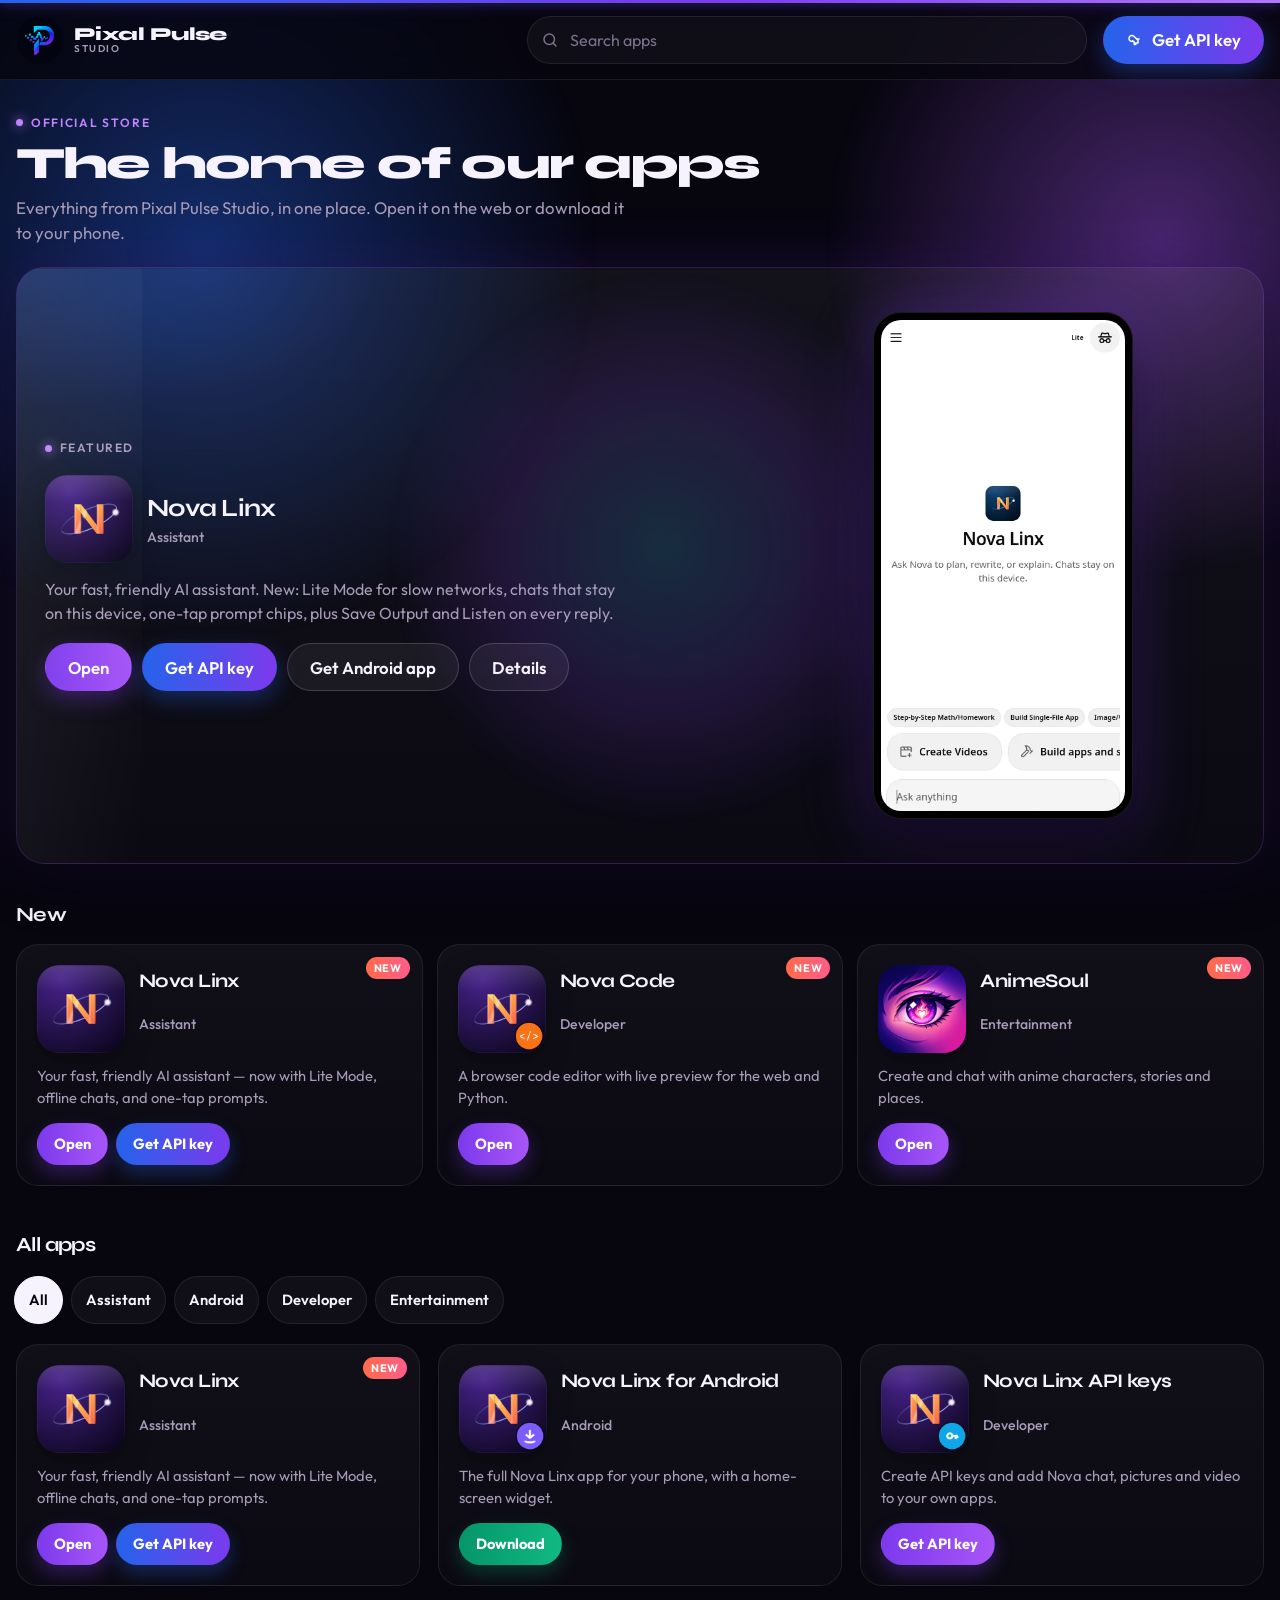
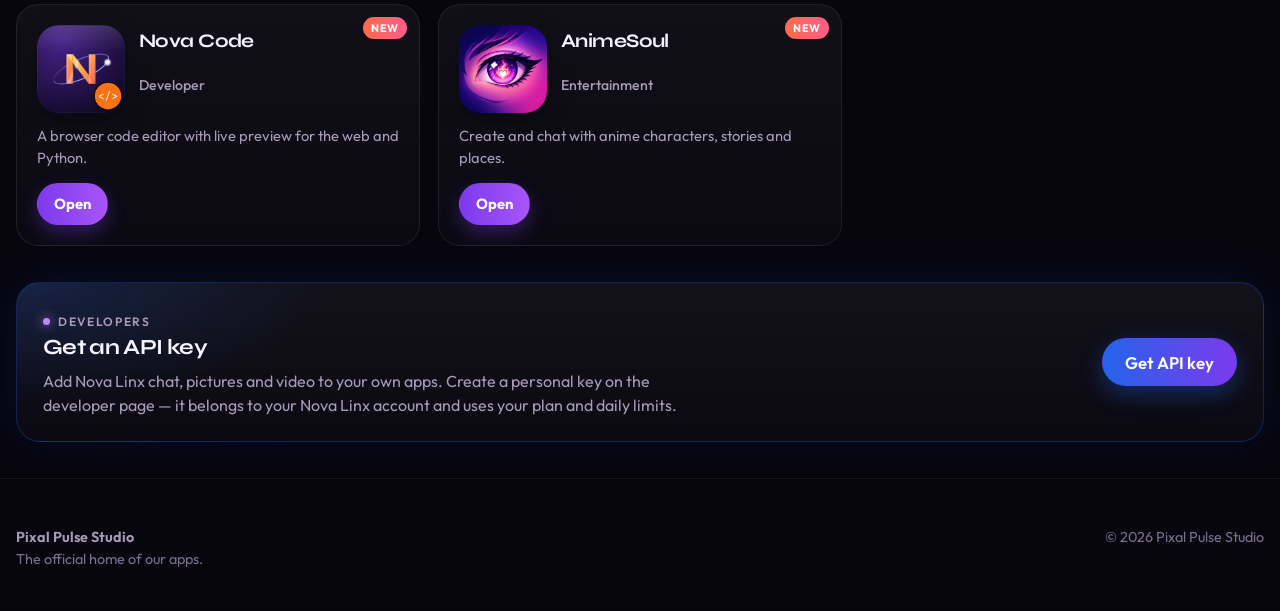
<file: index.html>
<!DOCTYPE html>
<html lang="en">
<head>
  <meta charset="utf-8">
  <script>document.documentElement.classList.add("js");</script>
  <meta name="viewport" content="width=device-width, initial-scale=1, viewport-fit=cover">
  <meta name="theme-color" content="#07060f">
  <meta name="color-scheme" content="dark">
  <meta name="description" content="Pixal Pulse Studio — the official home of Nova Linx, Nova Code, AnimeSoul and the rest of our apps. Browse, open or download them in one place.">
  <meta name="mobile-web-app-capable" content="yes">
  <meta name="apple-mobile-web-app-capable" content="yes">
  <meta name="apple-mobile-web-app-status-bar-style" content="black-translucent">
  <meta name="apple-mobile-web-app-title" content="Pixal Pulse">
  <title>Pixal Pulse Studio</title>
  <link rel="icon" href="favicon.ico?v=20261127a" sizes="any">
  <link rel="icon" type="image/png" sizes="32x32" href="favicon-32.png?v=20261127a">
  <link rel="apple-touch-icon" href="apple-touch-icon.png?v=20261127a">
  <link rel="manifest" href="manifest.json?v=20261127a">
  <meta property="og:type" content="website">
  <meta property="og:title" content="Pixal Pulse Studio">
  <meta property="og:description" content="The official app store for Pixal Pulse Studio. Open Nova Linx, Nova Code, AnimeSoul and more.">
  <meta property="og:image" content="img/og.jpg?v=20261127a">
  <meta name="twitter:card" content="summary_large_image">
  <meta name="twitter:title" content="Pixal Pulse Studio">
  <meta name="twitter:description" content="The official app store for Pixal Pulse Studio. Open Nova Linx, Nova Code, AnimeSoul and more.">
  <meta name="twitter:image" content="img/og.jpg?v=20261127a">
  <link rel="stylesheet" href="styles.css?v=20261127a">
</head>
<body>
  <div class="ambiance" aria-hidden="true">
    <span class="orb orb-a"></span>
    <span class="orb orb-b"></span>
    <span class="orb orb-c"></span>
  </div>
  <a class="skip" href="#catalog">Skip to apps</a>
  <header class="header">
    <div class="wrap">
      <a class="brand" href="./" aria-label="Pixal Pulse Studio home">
        <img src="icons/icon-192.png?v=20261127a" alt="" width="40" height="40">
        <span class="brand-name">Pixal Pulse<span>Studio</span></span>
      </a>
      <form class="search" role="search" action="#" onsubmit="return false">
        <svg viewBox="0 0 24 24" fill="none" stroke="currentColor" stroke-width="2" aria-hidden="true">
          <circle cx="11" cy="11" r="7"></circle>
          <path d="M20 20l-3.5-3.5" stroke-linecap="round"></path>
        </svg>
        <label class="visually-hidden" for="search" style="position:absolute;width:1px;height:1px;overflow:hidden;clip:rect(0,0,0,0)">Search apps</label>
        <input id="search" type="search" placeholder="Search apps" autocomplete="off" enterkeyhint="search">
      </form>
      <a class="btn btn-api header-api" href="https://lumenaiassistant.com/developers" target="_blank" rel="noopener noreferrer">
        <svg viewBox="0 0 24 24" fill="none" stroke="currentColor" stroke-width="2" aria-hidden="true">
          <path d="M8 14a4 4 0 1 1 3.2-6.4L16 12.4V16h-3v2h-2v-3.2L8.8 13A4 4 0 0 1 8 14Z" stroke-linejoin="round"></path>
          <path d="M15.5 10.5h2" stroke-linecap="round"></path>
        </svg>
        Get API key
      </a>
    </div>
  </header>

  <main>
    <section class="hero wrap" id="hero">
      <p class="kicker"><i></i> Official store</p>
      <h1>The home of our apps</h1>
      <p class="lede">Everything from Pixal Pulse Studio, in one place. Open it on the web or download it to your phone.</p>

      <article class="featured reveal" id="featured">
        <div class="feat-copy">
          <p class="kicker" style="letter-spacing:.12em"><i></i> Featured</p>
          <div class="feat-app">
            <img src="icons/apps/nova-linx.png" alt="" width="72" height="72">
            <div>
              <h2>Nova Linx</h2>
              <div class="cat">Assistant</div>
            </div>
          </div>
          <p>Your fast, friendly AI assistant. New: Lite Mode for slow networks, chats that stay on this device, one-tap prompt chips, plus Save Output and Listen on every reply.</p>
          <div class="actions">
            <a class="btn btn-primary" href="https://lumenaiassistant.com" target="_blank" rel="noopener noreferrer">Open</a>
            <a class="btn btn-api" href="https://lumenaiassistant.com/developers" target="_blank" rel="noopener noreferrer">Get API key</a>
            <a class="btn btn-ghost" href="https://lumenaiassistant.com/download/nova-linx.apk" target="_blank" rel="noopener noreferrer" download>Get Android app</a>
            <button class="btn btn-ghost" type="button" id="feat-details" data-id="nova-linx">Details</button>
          </div>
        </div>
        <figure class="device" aria-hidden="true">
          <img src="screenshots/nova-linx/phone-home.webp" alt="">
        </figure>
      </article>
    </section>

    <section class="section wrap" id="new-section">
      <div class="section-head">
        <h2>New</h2>
      </div>
      <div class="row" id="new-row" role="list"></div>
    </section>

    <section class="section wrap" id="catalog">
      <div class="section-head">
        <h2 id="result-count">All apps</h2>
      </div>
      <div class="chips" id="chips" role="toolbar" aria-label="Filter by category"></div>
      <div class="grid" id="grid" role="list"></div>
      <p class="empty" id="empty">No apps match that search. Try a different name or category.</p>
    </section>

    <section class="section wrap" id="developers">
      <article class="dev-card reveal">
        <div class="dev-copy">
          <p class="kicker"><i></i> Developers</p>
          <h2>Get an API key</h2>
          <p>Add Nova Linx chat, pictures and video to your own apps. Create a personal key on the developer page — it belongs to your Nova Linx account and uses your plan and daily limits.</p>
        </div>
        <a class="btn btn-api" href="https://lumenaiassistant.com/developers" target="_blank" rel="noopener noreferrer">Get API key</a>
      </article>
    </section>
  </main>

  <footer class="footer">
    <div class="wrap">
      <div><strong>Pixal Pulse Studio</strong><br>The official home of our apps.</div>
      <div>© 2026 Pixal Pulse Studio</div>
    </div>
  </footer>

  <div class="modal" id="modal" hidden>
    <button class="modal-backdrop" type="button" aria-label="Close details"></button>
    <div class="modal-sheet" id="modal-sheet" role="dialog" aria-modal="true" aria-labelledby="modal-title"></div>
  </div>
  <div class="lightbox" id="lightbox" hidden tabindex="-1" role="dialog" aria-modal="true" aria-label="Screenshot gallery"></div>

  <noscript>
    <style>
      .chips, .empty { display: none; }
      .grid, .row { display: block; padding: 16px; }
    </style>
    <div class="wrap" style="padding:16px 0 40px">
      <h2>All apps</h2>
      <ul>
        <li><a href="https://lumenaiassistant.com">Nova Linx</a> — AI assistant</li>
        <li><a href="https://lumenaiassistant.com/download/nova-linx.apk">Nova Linx for Android</a> — Download the APK</li>
        <li><a href="https://lumenaiassistant.com/developers">Nova Linx API keys</a></li>
        <li><a href="https://lumenaiassistant.com/novacode">Nova Code</a> — Browser code editor</li>
        <li><a href="https://animesoul.onrender.com">AnimeSoul</a> — Chat with anime characters</li>
      </ul>
    </div>
  </noscript>
  <script src="app.js?v=20261127a" defer></script>
</body>
</html>
</file>
<file: styles.css>
@font-face {
  font-family: "Syne";
  src: url("fonts/syne-variable.woff") format("woff");
  font-weight: 400 800;
  font-style: normal;
  font-display: swap;
}
@font-face {
  font-family: "Outfit";
  src: url("fonts/outfit-variable.woff") format("woff");
  font-weight: 300 800;
  font-style: normal;
  font-display: swap;
}

:root {
  --bg: #07060f;
  --bg-2: #0c0a16;
  --elev: #141221;
  --elev-2: #1b182b;
  --line: rgba(255, 255, 255, 0.08);
  --line-strong: rgba(255, 255, 255, 0.16);
  --text: #f6f3ff;
  --muted: #a79bb8;
  --faint: #7a708c;
  --accent: #c084fc;
  --accent-2: #ff7a59;
  --pink: #ff5c8a;
  --ok: #34d399;
  --shadow: 0 18px 50px rgba(0, 0, 0, 0.45);
  --radius: 22px;
  --header: 68px;
  --max: 1180px;
  --focus: 0 0 0 3px var(--bg), 0 0 0 6px var(--accent);
  --sans: "Outfit", "Segoe UI", system-ui, sans-serif;
  --display: "Syne", "Outfit", system-ui, sans-serif;
}

*, *::before, *::after { box-sizing: border-box; }
html { color-scheme: dark; scroll-behavior: smooth; scroll-padding-top: calc(var(--header) + 12px); }
html, body { margin: 0; padding: 0; min-height: 100%; }
body {
  font-family: var(--sans);
  background: var(--bg);
  color: var(--text);
  line-height: 1.5;
  -webkit-font-smoothing: antialiased;
  text-rendering: optimizeLegibility;
  overflow-x: hidden;
  position: relative;
}
img { max-width: 100%; height: auto; display: block; }
button, input { font: inherit; color: inherit; }
a { color: inherit; }

.skip {
  position: absolute;
  left: 12px; top: 8px;
  background: var(--text);
  color: var(--bg);
  padding: 8px 12px;
  border-radius: 10px;
  z-index: 80;
  transform: translateY(-120%);
}
.skip:focus { transform: none; }

/* Pulse ribbon */
body::before {
  content: "";
  position: fixed;
  inset: 0 0 auto 0;
  height: 3px;
  z-index: 60;
  background: linear-gradient(90deg, #2563eb, #7c3aed 25%, #c084fc 50%, #38bdf8 75%, #2563eb);
  background-size: 220% 100%;
  animation: pulse-line 5.5s linear infinite;
  box-shadow: 0 0 16px rgba(124, 58, 237, 0.7), 0 0 8px rgba(37, 99, 235, 0.5);
}

.wrap { width: min(var(--max), calc(100% - 32px)); margin-inline: auto; }

/* Header */
.header {
  position: sticky;
  top: 0;
  z-index: 40;
  height: var(--header);
  display: flex;
  align-items: center;
  backdrop-filter: blur(18px) saturate(1.2);
  background: color-mix(in srgb, var(--bg) 78%, transparent);
  border-bottom: 1px solid var(--line);
}
.header .wrap {
  display: flex;
  align-items: center;
  gap: 16px;
  width: min(var(--max), calc(100% - 32px));
}
.brand {
  display: flex;
  align-items: center;
  gap: 10px;
  text-decoration: none;
  flex-shrink: 0;
}
.brand img {
  width: 40px; height: 40px;
  border-radius: 50%;
  animation: logo-float 3.6s ease-in-out infinite, logo-glow 3.6s ease-in-out infinite;
}
.brand-name {
  font-family: var(--display);
  font-weight: 800;
  font-size: 1.02rem;
  letter-spacing: -0.03em;
  line-height: 1.05;
  white-space: nowrap;
}
.brand-name span {
  display: block;
  font-family: var(--sans);
  font-weight: 600;
  font-size: 0.62rem;
  letter-spacing: 0.16em;
  color: var(--muted);
  text-transform: uppercase;
}
.search {
  flex: 1;
  position: relative;
  min-width: 0;
}
.search input {
  width: 100%;
  height: 42px;
  border: 1px solid var(--line);
  background: rgba(255,255,255,0.04);
  border-radius: 999px;
  padding: 0 16px 0 42px;
  outline: none;
  transition: border-color .15s, background .15s, box-shadow .15s;
}
.search input::placeholder { color: var(--faint); }
.search input:focus {
  border-color: color-mix(in srgb, var(--accent) 70%, white);
  background: rgba(255,255,255,0.06);
  box-shadow: var(--focus);
}
.search svg {
  position: absolute;
  left: 14px; top: 50%;
  width: 18px; height: 18px;
  transform: translateY(-50%);
  color: var(--faint);
  pointer-events: none;
}

/* Hero / featured */
.hero { padding: 28px 0 8px; }
.kicker {
  display: inline-flex;
  align-items: center;
  gap: 8px;
  font-size: 0.75rem;
  font-weight: 600;
  letter-spacing: 0.14em;
  text-transform: uppercase;
  color: var(--accent);
  margin: 0 0 8px;
}
.kicker i {
  display: inline-block;
  width: 7px; height: 7px;
  border-radius: 50%;
  background: var(--accent);
  box-shadow: 0 0 12px var(--accent);
  animation: kicker-pulse 2s ease-in-out infinite;
}
.hero h1 {
  font-family: var(--display);
  font-weight: 800;
  font-size: clamp(1.8rem, 4vw, 2.8rem);
  letter-spacing: -0.04em;
  line-height: 1.05;
  margin: 0 0 8px;
}
.hero .lede {
  margin: 0 0 22px;
  color: var(--muted);
  font-size: 1.05rem;
  max-width: 38rem;
}

.featured {
  display: grid;
  grid-template-columns: 1.2fr 0.8fr;
  gap: 28px;
  align-items: center;
  background:
    radial-gradient(600px 240px at 0% 0%, rgba(37,99,235,0.18), transparent 60%),
    radial-gradient(500px 280px at 100% 100%, rgba(192,132,252,0.2), transparent 55%),
    linear-gradient(180deg, rgba(255,255,255,0.05), rgba(255,255,255,0.02));
  background-size: 140% 140%, 140% 140%, 100% 100%;
  animation: feat-glow 12s ease-in-out infinite;
  border: 1px solid rgba(168, 85, 247, 0.22);
  border-radius: 28px;
  padding: 28px;
  box-shadow: var(--shadow), 0 0 60px rgba(124, 58, 237, 0.18);
  overflow: hidden;
  position: relative;
}
.featured::after {
  content: "";
  position: absolute;
  top: 0; bottom: 0;
  left: -30%;
  width: 40%;
  background: linear-gradient(100deg, transparent, rgba(255,255,255,0.09), transparent);
  animation: feat-sheen 7.5s ease-in-out infinite;
  pointer-events: none;
}
.featured:focus-within, .featured:focus-visible { box-shadow: var(--shadow), var(--focus); }
.feat-copy { min-width: 0; }
.feat-app {
  display: flex;
  align-items: center;
  gap: 14px;
  margin-bottom: 14px;
}
.feat-app img, .icon {
  width: 72px; height: 72px;
  border-radius: 18px;
  box-shadow: 0 8px 24px rgba(0,0,0,.35);
}
.feat-app h2 {
  font-family: var(--display);
  font-size: 1.55rem;
  letter-spacing: -0.03em;
  margin: 0;
}
.cat {
  color: var(--muted);
  font-size: 0.88rem;
  font-weight: 500;
}
.feat-copy p { color: var(--muted); margin: 0 0 18px; max-width: 36rem; }
.actions { display: flex; flex-wrap: wrap; gap: 10px; }

.btn {
  display: inline-flex;
  align-items: center;
  justify-content: center;
  gap: 8px;
  min-height: 44px;
  padding: 0 18px;
  border-radius: 999px;
  border: 1px solid transparent;
  text-decoration: none;
  font-weight: 600;
  cursor: pointer;
  background: transparent;
  position: relative;
  overflow: hidden;
  isolation: isolate;
  transition: transform .12s ease, background .15s, border-color .15s, box-shadow .15s;
}
.btn:focus-visible { box-shadow: var(--focus); outline: none; }
.btn:hover { transform: translateY(-2px); }
.btn:active { transform: translateY(1px) scale(0.98); }
.btn-primary {
  background: linear-gradient(90deg, #7c3aed, #a855f7);
  color: white;
  box-shadow: 0 8px 22px rgba(124, 58, 237, 0.35);
}
.btn-primary:hover { background: linear-gradient(90deg, #8b5cf6, #c084fc); box-shadow: 0 10px 28px rgba(168, 85, 247, 0.45); }
.btn-api {
  background: linear-gradient(90deg, #2563eb, #7c3aed);
  color: white;
  box-shadow: 0 8px 22px rgba(37, 99, 235, 0.35);
}
.btn-api:hover { background: linear-gradient(90deg, #3b82f6, #8b5cf6); box-shadow: 0 10px 28px rgba(37, 99, 235, 0.5); }
.header-api {
  flex-shrink: 0;
  white-space: nowrap;
}
.header-api svg { width: 18px; height: 18px; flex-shrink: 0; }
.btn-ghost {
  background: rgba(255,255,255,0.06);
  border-color: var(--line-strong);
}
.btn-ghost:hover { background: rgba(255,255,255,0.1); }

.device {
  width: min(230px, 100%);
  margin-inline: auto;
  background: #000;
  border-radius: 28px;
  padding: 8px;
  box-shadow: 0 24px 50px rgba(0,0,0,.55), inset 0 0 0 1px rgba(255,255,255,.1);
  aspect-ratio: 390 / 760;
  overflow: hidden;
}
.featured .device {
  animation: device-float 5.2s ease-in-out infinite;
  filter: drop-shadow(0 0 24px rgba(124, 58, 237, 0.35));
}
.device img {
  width: 100%;
  height: 100%;
  object-fit: cover;
  object-position: top;
  border-radius: 20px;
}

/* Sections */
.section { padding: 28px 0 8px; scroll-margin-top: calc(var(--header) + 12px); }
.section-head {
  display: flex;
  align-items: baseline;
  justify-content: space-between;
  gap: 12px;
  margin-bottom: 14px;
}
.section h2 {
  font-family: var(--display);
  font-size: 1.25rem;
  letter-spacing: -0.03em;
  margin: 0;
}

/* Chips */
.chips {
  display: flex;
  gap: 8px;
  overflow-x: auto;
  padding: 2px 2px 12px;
  margin: 0 -4px 8px;
  scrollbar-width: thin;
}
.chip {
  flex: 0 0 auto;
  border: 1px solid var(--line);
  background: rgba(255,255,255,0.04);
  color: var(--text);
  border-radius: 999px;
  padding: 8px 14px;
  min-height: 40px;
  cursor: pointer;
  font-weight: 600;
  font-size: 0.92rem;
}
.chip:hover { background: rgba(255,255,255,0.08); }
.chip:focus-visible { box-shadow: var(--focus); outline: none; }
.chip[aria-pressed="true"] {
  background: var(--text);
  color: var(--bg);
  border-color: var(--text);
}

/* Cards */
.grid {
  display: grid;
  grid-template-columns: repeat(3, 1fr);
  gap: 14px;
}
.row {
  display: grid;
  grid-auto-flow: column;
  grid-auto-columns: minmax(260px, 1fr);
  gap: 14px;
  overflow-x: auto;
  padding-bottom: 8px;
  margin-right: -16px;
  padding-right: 16px;
  scroll-snap-type: x mandatory;
}
.row .card { scroll-snap-align: start; }

.js .card, .js .reveal {
  opacity: 0;
  transform: translateY(22px);
}
.card.in-view, .reveal.in-view {
  opacity: 1;
  transform: translateY(0);
  animation: card-in 0.55s ease both;
  animation-delay: var(--stagger, 0s);
}
.card {
  display: grid;
  grid-template-columns: auto 1fr;
  grid-template-rows: auto auto 1fr auto;
  column-gap: 14px;
  row-gap: 2px;
  background: linear-gradient(180deg, rgba(255,255,255,0.045), rgba(255,255,255,0.02));
  border: 1px solid var(--line);
  border-radius: var(--radius);
  padding: 16px;
  text-align: left;
  cursor: pointer;
  min-height: 148px;
  transition: transform .2s ease, border-color .2s, background .2s, box-shadow .2s;
  position: relative;
}
.card.in-view:hover, .card.in-view:focus-visible {
  transform: translateY(-6px);
  border-color: rgba(168, 85, 247, 0.45);
  box-shadow:
    0 18px 40px rgba(0,0,0,.4),
    0 0 0 1px rgba(168, 85, 247, 0.28),
    0 12px 36px rgba(37, 99, 235, 0.28);
}
.card.in-view:focus-visible { box-shadow: 0 18px 40px rgba(0,0,0,.4), 0 0 0 1px rgba(168, 85, 247, 0.28), 0 12px 36px rgba(37, 99, 235, 0.28), var(--focus); }
.card.in-view:active {
  transform: translateY(-2px) scale(0.99);
}
.card:focus-visible { outline: none; }
.card .icon { grid-row: 1 / 3; width: 68px; height: 68px; border-radius: 16px; }
.card h3 {
  font-family: var(--display);
  font-size: 1.05rem;
  letter-spacing: -0.03em;
  margin: 2px 0 0;
}
.card .blurb {
  grid-column: 1 / -1;
  color: var(--muted);
  font-size: 0.92rem;
  margin: 10px 0 12px;
  display: -webkit-box;
  -webkit-line-clamp: 2;
  -webkit-box-orient: vertical;
  overflow: hidden;
}
.card .cta {
  grid-column: 1 / -1;
  display: flex;
  flex-wrap: wrap;
  gap: 8px;
}
.badge {
  position: absolute;
  top: 12px;
  right: 12px;
  font-size: 0.68rem;
  font-weight: 700;
  letter-spacing: 0.06em;
  text-transform: uppercase;
  background: linear-gradient(90deg, #ff6b4a, #ff5c8a);
  color: white;
  border-radius: 999px;
  padding: 3px 8px;
}

.card-cta {
  display: inline-flex;
  align-items: center;
  justify-content: center;
  min-height: 42px;
  padding: 0 16px;
  border-radius: 999px;
  font-weight: 700;
  font-size: 0.92rem;
  text-decoration: none;
  background: linear-gradient(90deg, #7c3aed, #a855f7);
  color: white;
  border: 1px solid transparent;
  box-shadow: 0 8px 18px rgba(124, 58, 237, 0.32);
  position: relative;
  overflow: hidden;
  isolation: isolate;
  transition: transform .12s ease, box-shadow .15s, background .15s;
}
.card-cta:hover {
  transform: translateY(-2px);
  background: linear-gradient(90deg, #8b5cf6, #c084fc);
  box-shadow: 0 10px 24px rgba(168, 85, 247, 0.45);
}
.card-cta:active { transform: translateY(1px) scale(0.98); }
.card-cta:focus-visible { box-shadow: var(--focus); outline: none; }
.card-cta.download {
  background: linear-gradient(90deg, #059669, #10b981);
  box-shadow: 0 8px 18px rgba(5, 150, 105, 0.32);
}
.card-cta.download:hover {
  background: linear-gradient(90deg, #10b981, #34d399);
  box-shadow: 0 10px 24px rgba(16, 185, 129, 0.45);
}
.card-cta.api {
  background: linear-gradient(90deg, #2563eb, #7c3aed);
  box-shadow: 0 8px 18px rgba(37, 99, 235, 0.32);
}
.card-cta.api:hover {
  background: linear-gradient(90deg, #3b82f6, #8b5cf6);
  box-shadow: 0 10px 24px rgba(37, 99, 235, 0.5);
}

.empty {
  display: none;
  text-align: center;
  color: var(--muted);
  padding: 40px 16px 24px;
}
.empty.visible { display: block; }

.footer {
  padding: 48px 0 40px;
  margin-top: 28px;
  border-top: 1px solid var(--line);
  color: var(--faint);
  font-size: 0.9rem;
}
.footer .wrap { display: flex; flex-wrap: wrap; gap: 10px 24px; justify-content: space-between; }
.footer strong { color: var(--muted); font-weight: 650; }

/* Modal */
.modal[hidden] { display: none; }
.modal {
  position: fixed;
  inset: 0;
  z-index: 70;
  display: grid;
  place-items: end center;
}
.modal-backdrop {
  position: absolute;
  inset: 0;
  background: rgba(0,0,0,0.62);
  backdrop-filter: blur(8px);
  border: 0;
  padding: 0;
  cursor: pointer;
}
.modal-sheet {
  position: relative;
  width: min(860px, 100%);
  max-height: min(92vh, 920px);
  overflow: auto;
  background: #12101c;
  border: 1px solid var(--line-strong);
  border-radius: 28px 28px 0 0;
  padding: 22px 22px 32px;
  box-shadow: var(--shadow);
  z-index: 1;
}
.modal-close {
  position: absolute;
  top: 14px; right: 14px;
  width: 40px; height: 40px;
  border-radius: 50%;
  border: 1px solid var(--line);
  background: rgba(255,255,255,0.05);
  cursor: pointer;
  font-size: 1.3rem;
  line-height: 1;
}
.modal-close:focus-visible { box-shadow: var(--focus); outline: none; }
.modal-head {
  display: flex;
  gap: 16px;
  align-items: center;
  padding-right: 44px;
  margin-bottom: 16px;
}
.modal-head img { width: 84px; height: 84px; border-radius: 22px; }
.modal-head h2 {
  font-family: var(--display);
  font-size: 1.55rem;
  letter-spacing: -0.03em;
  margin: 0 0 2px;
}
.modal-desc { color: var(--muted); margin: 0 0 18px; max-width: 48rem; }
.shots-title {
  font-family: var(--display);
  font-size: 1.05rem;
  letter-spacing: -0.02em;
  margin: 4px 0 12px;
}
.shots {
  display: flex;
  gap: 14px;
  overflow-x: auto;
  padding: 4px 4px 16px;
  scroll-snap-type: x mandatory;
  scrollbar-width: thin;
  -webkit-overflow-scrolling: touch;
}
.shots::-webkit-scrollbar { height: 8px; }
.shots::-webkit-scrollbar-thumb {
  background: rgba(255,255,255,0.22);
  border-radius: 999px;
}
.shots .device {
  flex: 0 0 200px;
  width: 200px;
  cursor: zoom-in;
  scroll-snap-align: start;
  margin-inline: 0;
}
.shots .device.desktop {
  flex: 0 0 320px;
  width: 320px;
  aspect-ratio: 16 / 9;
  border-radius: 16px;
  padding: 8px;
}
.shots .device.desktop img { border-radius: 10px; }
.device:focus-visible {
  box-shadow: 0 24px 50px rgba(0,0,0,.55), var(--focus);
  outline: none;
}
body.modal-open, body.lightbox-open { overflow: hidden; }

/* Lightbox for a screenshot gallery */
.lightbox[hidden] { display: none; }
.lightbox {
  position: fixed;
  inset: 0;
  z-index: 90;
  background: rgba(0,0,0,0.9);
  display: grid;
  place-items: center;
  padding: 20px 64px 28px;
  cursor: zoom-out;
}
.lightbox .lb-frame {
  margin: 0;
  max-width: 100%;
  display: flex;
  flex-direction: column;
  align-items: center;
  cursor: default;
}
.lightbox .lb-frame img {
  max-width: min(420px, 92vw);
  max-height: calc(90vh - 36px);
  width: auto;
  height: auto;
  border-radius: 16px;
  box-shadow: var(--shadow);
  object-fit: contain;
}
.lightbox .lb-frame.desktop img {
  max-width: min(1100px, 92vw);
}
.lightbox figcaption {
  margin-top: 10px;
  color: rgba(255,255,255,0.78);
  font-size: 0.9rem;
  text-align: center;
}
.lb-close, .lb-nav {
  position: absolute;
  background: rgba(255,255,255,0.1);
  border: 1px solid rgba(255,255,255,0.16);
  color: white;
  cursor: pointer;
  display: grid;
  place-items: center;
  min-width: 48px;
  min-height: 48px;
}
.lb-close {
  top: 16px;
  right: 16px;
  border-radius: 50%;
  font-size: 1.6rem;
  line-height: 1;
  z-index: 2;
}
.lb-nav {
  top: 50%;
  transform: translateY(-50%);
  border-radius: 50%;
  font-size: 2rem;
  line-height: 1;
  padding-bottom: 4px;
}
.lb-prev { left: 12px; }
.lb-next { right: 12px; }
.lb-close:hover, .lb-nav:hover { background: rgba(255,255,255,0.2); }
.lb-close:focus-visible, .lb-nav:focus-visible { box-shadow: var(--focus); outline: none; }

@media (max-width: 700px) {
  .lightbox { padding: 60px 44px 48px; }
  .lightbox .lb-frame img { max-width: calc(100vw - 88px); max-height: calc(90vh - 96px); }
  .lb-close { top: 8px; right: 8px; }
  .lb-prev { left: 2px; }
  .lb-next { right: 2px; }
}

@media (min-width: 901px) {
  .search { max-width: 560px; margin-left: auto; }
  .featured .device { width: 260px; }
  .shots .device.desktop { flex-basis: 360px; width: 360px; }
  .feat-copy { display: flex; flex-direction: column; justify-content: center; }
}
@media (max-width: 900px) {
  .grid { grid-template-columns: repeat(2, 1fr); }
  .featured { grid-template-columns: 1fr; padding: 22px; }
  .device { width: min(200px, 70vw); }
}
@media (max-width: 700px) {
  :root { --header: 108px; }
  .header { height: auto; padding: 8px 0 10px; }
  .header .wrap {
    display: grid;
    grid-template-columns: 1fr auto;
    grid-template-areas:
      "brand api"
      "search search";
    align-items: center;
    gap: 8px 10px;
  }
  .brand { grid-area: brand; }
  .header-api { grid-area: api; padding: 0 12px; min-height: 40px; font-size: 0.86rem; }
  .search { grid-area: search; width: 100%; }
  .brand-name span { display: none; }
  .grid { grid-template-columns: 1fr; }
  .hero { padding-top: 20px; }
  .featured { padding: 18px; }
  .feat-app img { width: 64px; height: 64px; }
  .modal { place-items: end center; }
  .modal-sheet { border-radius: 24px 24px 0 0; }
}

/* Phone: hide wordmark if tight — actually keep it, shrink search */
@media (max-width: 420px) {
  .wrap { width: min(var(--max), calc(100% - 20px)); }
  .header .wrap { gap: 8px; }
  .header-api { padding: 0 10px; min-height: 38px; font-size: 0.82rem; }
  .header-api svg { width: 16px; height: 16px; }
}

/* TV / large lean-back */
@media (min-width: 1280px) and (min-height: 700px) {
  :root { --header: 80px; --max: 1320px; }
  .brand img { width: 48px; height: 48px; }
  .brand-name { font-size: 1.15rem; }
  .search input, .chip, .btn { min-height: 48px; }
  .card { padding: 20px; }
  .card .icon, .feat-app img { width: 88px; height: 88px; border-radius: 22px; }
  .card h3 { font-size: 1.2rem; }
  .grid { grid-template-columns: repeat(3, 1fr); gap: 18px; }
  .btn { padding: 0 22px; font-size: 1.05rem; }
  .header-api { min-height: 48px; }
}


/* Ambiance: drifting blue-purple glow */
.ambiance {
  position: fixed;
  inset: 0;
  z-index: 0;
  pointer-events: none;
  overflow: hidden;
}
.orb {
  position: absolute;
  border-radius: 50%;
  will-change: transform;
}
.orb-a {
  width: min(72vw, 820px);
  height: min(72vw, 820px);
  top: -18%;
  left: -16%;
  background: radial-gradient(circle, rgba(37, 99, 235, 0.42), transparent 68%);
  animation: orb-a 18s ease-in-out infinite;
}
.orb-b {
  width: min(60vw, 700px);
  height: min(60vw, 700px);
  top: -12%;
  right: -18%;
  background: radial-gradient(circle, rgba(168, 85, 247, 0.4), transparent 68%);
  animation: orb-b 22s ease-in-out infinite;
}
.orb-c {
  width: min(50vw, 560px);
  height: min(50vw, 560px);
  bottom: 8%;
  left: 30%;
  background: radial-gradient(circle, rgba(56, 189, 248, 0.18), rgba(124, 58, 237, 0.16) 40%, transparent 70%);
  animation: orb-c 16s ease-in-out infinite;
}
main, .footer { position: relative; z-index: 1; }

/* Developer / API promo */
.dev-card {
  display: flex;
  flex-wrap: wrap;
  align-items: center;
  justify-content: space-between;
  gap: 18px 24px;
  padding: 24px 26px;
  border-radius: 24px;
  border: 1px solid rgba(37, 99, 235, 0.28);
  background:
    radial-gradient(500px 200px at 0% 0%, rgba(37, 99, 235, 0.2), transparent 60%),
    linear-gradient(180deg, rgba(255,255,255,0.05), rgba(255,255,255,0.02));
  box-shadow: 0 16px 40px rgba(0,0,0,.28), 0 0 40px rgba(37, 99, 235, 0.12);
}
.dev-copy { min-width: 0; flex: 1 1 16rem; }
.dev-copy h2 {
  font-family: var(--display);
  font-size: 1.35rem;
  letter-spacing: -0.03em;
  margin: 0 0 6px;
}
.dev-copy p { margin: 0; color: var(--muted); max-width: 40rem; }
.dev-card .btn { flex-shrink: 0; }

/* Ripple flash on press */
.ripple {
  position: absolute;
  border-radius: 50%;
  background: rgba(255, 255, 255, 0.35);
  transform: scale(0);
  animation: ripple 0.55s ease-out;
  pointer-events: none;
  z-index: 1;
}

@keyframes pulse-line {
  0% { background-position: 0% 50%; }
  100% { background-position: 200% 50%; }
}
@keyframes logo-float {
  0%, 100% { transform: translateY(0); }
  50% { transform: translateY(-3px); }
}
@keyframes logo-glow {
  0%, 100% { box-shadow: 0 0 0 0 rgba(124, 58, 237, 0.45), 0 0 10px rgba(37, 99, 235, 0.25); }
  50% { box-shadow: 0 0 0 8px rgba(124, 58, 237, 0), 0 0 22px rgba(168, 85, 247, 0.55); }
}
@keyframes kicker-pulse {
  0%, 100% { transform: scale(1); box-shadow: 0 0 12px var(--accent); }
  50% { transform: scale(1.25); box-shadow: 0 0 18px var(--accent); }
}
@keyframes feat-glow {
  0%, 100% { background-position: 0% 0%, 100% 100%, 0 0; }
  50% { background-position: 40% 30%, 60% 70%, 0 0; }
}
@keyframes feat-sheen {
  0% { transform: translateX(0); opacity: 0; }
  12% { opacity: 1; }
  45%, 100% { transform: translateX(320%); opacity: 0; }
}
@keyframes device-float {
  0%, 100% { transform: translateY(0); }
  50% { transform: translateY(-10px); }
}
@keyframes orb-a {
  0%, 100% { transform: translate(0, 0) scale(1); }
  50% { transform: translate(10%, 8%) scale(1.12); }
}
@keyframes orb-b {
  0%, 100% { transform: translate(0, 0) scale(1); }
  50% { transform: translate(-8%, 10%) scale(1.1); }
}
@keyframes orb-c {
  0%, 100% { transform: translate(0, 0) scale(1); }
  50% { transform: translate(-6%, -8%) scale(1.14); }
}
@keyframes card-in {
  from { opacity: 0; transform: translateY(22px); }
  to { opacity: 1; transform: translateY(0); }
}
@keyframes ripple {
  to { transform: scale(1); opacity: 0; }
}

@media (prefers-reduced-motion: reduce) {
  html { scroll-behavior: auto; }
  *, *::before, *::after {
    animation: none !important;
    transition: none !important;
  }
  .card, .reveal {
    opacity: 1 !important;
    transform: none !important;
  }
  .ambiance .orb { transform: none; }
}


.whats-new {
  margin: 4px 0 18px;
  padding: 14px 16px;
  border-radius: 16px;
  background: rgba(124, 58, 237, 0.12);
  border: 1px solid rgba(168, 85, 247, 0.28);
}
.whats-new h3 {
  margin: 0 0 8px;
  font-size: 0.78rem;
  letter-spacing: 0.08em;
  text-transform: uppercase;
  color: #d8b4fe;
}
.whats-new ul {
  margin: 0;
  padding: 0 0 0 1.1em;
  color: var(--muted);
}
.whats-new li {
  margin: 0 0 6px;
  line-height: 1.45;
}
.whats-new li:last-child { margin-bottom: 0; }

.toast {
  position: fixed;
  left: 50%;
  bottom: calc(20px + env(safe-area-inset-bottom, 0px));
  transform: translateX(-50%) translateY(16px);
  background: #161226;
  color: #fff;
  border: 1px solid rgba(255,255,255,0.14);
  border-radius: 999px;
  padding: 10px 16px;
  font-size: 0.9rem;
  font-weight: 600;
  box-shadow: 0 12px 32px rgba(0,0,0,.4);
  opacity: 0;
  pointer-events: none;
  z-index: 80;
  transition: opacity .2s ease, transform .2s ease;
  max-width: calc(100vw - 32px);
}
.toast.show {
  opacity: 1;
  transform: translateX(-50%) translateY(0);
}
</file>
